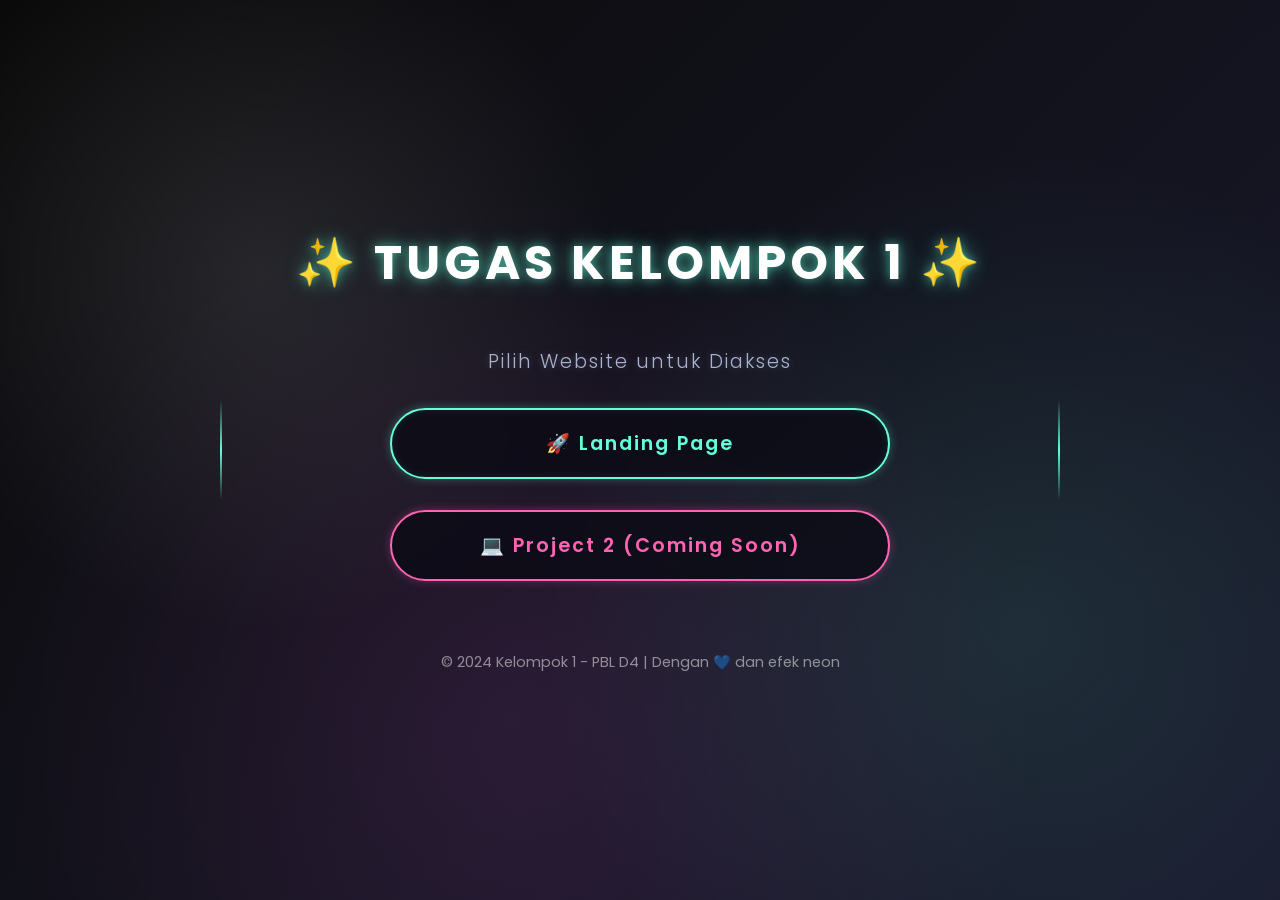
<file: index.html>
<!DOCTYPE html>
<html lang="en">
<head>
    <meta charset="UTF-8">
    <meta name="viewport" content="width=device-width, initial-scale=1.0">
    <title>Menu Kelompok 1 - PBL</title>
    <style>
        @import url('https://fonts.googleapis.com/css2?family=Poppins:wght@300;400;600;700&display=swap');
        
        * {
            margin: 0;
            padding: 0;
            box-sizing: border-box;
        }

        body {
            font-family: 'Poppins', sans-serif;
            background: linear-gradient(135deg, #0a0a0a 0%, #1a1a2e 100%);
            min-height: 100vh;
            display: flex;
            flex-direction: column;
            justify-content: center;
            align-items: center;
            padding: 2rem;
            position: relative;
            overflow-x: hidden;
        }

        /* Efek partikel bintang */
        body::before {
            content: '';
            position: absolute;
            width: 100%;
            height: 100%;
            background: radial-gradient(circle at 20% 30%, rgba(255,255,255,0.1) 0%, transparent 30%),
                        radial-gradient(circle at 80% 70%, rgba(100,255,218,0.1) 0%, transparent 40%),
                        radial-gradient(circle at 40% 80%, rgba(255,100,255,0.1) 0%, transparent 50%);
            pointer-events: none;
        }

        .container {
            max-width: 800px;
            width: 100%;
            position: relative;
            z-index: 1;
        }

        h1 {
            color: #ffffff;
            font-size: clamp(1.8rem, 5vw, 3rem);
            text-align: center;
            margin-bottom: 3rem;
            font-weight: 700;
            text-transform: uppercase;
            letter-spacing: 4px;
            text-shadow: 
                0 0 10px rgba(100,255,218,0.5),
                0 0 20px rgba(100,255,218,0.3),
                0 0 30px rgba(100,255,218,0.2);
            animation: glowPulse 2s ease-in-out infinite;
        }

        @keyframes glowPulse {
            0%, 100% { text-shadow: 0 0 10px rgba(100,255,218,0.5), 0 0 20px rgba(100,255,218,0.3), 0 0 30px rgba(100,255,218,0.2); }
            50% { text-shadow: 0 0 15px rgba(100,255,218,0.8), 0 0 30px rgba(100,255,218,0.5), 0 0 45px rgba(100,255,218,0.3); }
        }

        .project-list {
            display: flex;
            flex-direction: column;
            gap: 1.5rem;
            align-items: center;
            width: 100%;
        }

        .project-item {
            list-style: none;
            width: 100%;
            max-width: 500px;
            animation: slideIn 0.5s ease-out forwards;
            opacity: 0;
        }

        .project-item:nth-child(1) { animation-delay: 0.2s; }
        .project-item:nth-child(2) { animation-delay: 0.4s; }
        .project-item:nth-child(3) { animation-delay: 0.6s; }

        @keyframes slideIn {
            from {
                opacity: 0;
                transform: translateY(30px);
            }
            to {
                opacity: 1;
                transform: translateY(0);
            }
        }

        .neon-button {
            display: inline-block;
            width: 100%;
            padding: 1.2rem 2rem;
            background: rgba(10, 10, 20, 0.8);
            backdrop-filter: blur(5px);
            border: 2px solid #64ffda;
            border-radius: 50px;
            color: #64ffda;
            text-decoration: none;
            font-size: 1.2rem;
            font-weight: 600;
            letter-spacing: 2px;
            text-align: center;
            transition: all 0.3s ease;
            box-shadow: 
                0 0 10px rgba(100,255,218,0.3),
                inset 0 0 10px rgba(100,255,218,0.1);
            position: relative;
            overflow: hidden;
        }

        .neon-button::before {
            content: '';
            position: absolute;
            top: 50%;
            left: 50%;
            width: 0;
            height: 0;
            border-radius: 50%;
            background: rgba(255, 255, 255, 0.1);
            transform: translate(-50%, -50%);
            transition: width 0.6s, height 0.6s;
        }

        .neon-button:hover {
            transform: scale(1.08);
            background: rgba(100, 255, 218, 0.1);
            border-color: #ffffff;
            color: #ffffff;
            box-shadow: 
                0 0 20px rgba(255,255,255,0.5),
                0 0 40px rgba(255,255,255,0.3),
                0 0 60px rgba(255,255,255,0.2),
                inset 0 0 20px rgba(255,255,255,0.3);
        }

        .neon-button:hover::before {
            width: 300px;
            height: 300px;
        }

        .neon-button:active {
            transform: scale(1.02);
        }

        .footer {
            margin-top: 4rem;
            color: rgba(255,255,255,0.5);
            font-size: 0.9rem;
            text-align: center;
            animation: fadeIn 1s ease-out 1s forwards;
            opacity: 0;
        }

        @keyframes fadeIn {
            to { opacity: 1; }
        }

        /* Efek garis neon di samping */
        .container::before,
        .container::after {
            content: '';
            position: absolute;
            width: 2px;
            height: 100px;
            background: linear-gradient(to bottom, transparent, #64ffda, transparent);
            left: -20px;
            top: 50%;
            transform: translateY(-50%);
            animation: neonLine 3s ease-in-out infinite;
        }

        .container::after {
            left: auto;
            right: -20px;
            animation-delay: 1.5s;
        }

        @keyframes neonLine {
            0%, 100% { opacity: 0.3; height: 100px; }
            50% { opacity: 1; height: 150px; }
        }

        /* Responsive design */
        @media (max-width: 600px) {
            body { padding: 1rem; }
            h1 { font-size: 1.5rem; letter-spacing: 2px; }
            .neon-button { padding: 1rem 1.5rem; font-size: 1rem; }
            .container::before, .container::after { display: none; }
        }
    </style>
</head>
<body>
    <div class="container">
        <h1>✨ Tugas Kelompok 1 ✨</h1>
        <h2 style="text-align: center; color: #a8b2d1; font-weight: 300; margin-bottom: 2rem; font-size: 1.2rem; letter-spacing: 2px; text-shadow: 0 0 8px rgba(168,178,209,0.3);">
            Pilih Website untuk Diakses
        </h2>
        
        <ul class="project-list">
            <li class="project-item">
                <a href="https://sullightanony.github.io/1C-D4_PBL_Kelompok_1/Tugas_01_LandingPage/" class="neon-button" target="_blank" rel="noopener noreferrer">
                    🚀 Landing Page
                </a>
            </li>
            <!-- Tambahkan project lain di sini -->
            <li class="project-item">
                <a href="#" class="neon-button" style="border-color: #ff64b4; color: #ff64b4; box-shadow: 0 0 10px rgba(255,100,180,0.3);" 
                   onmouseover="this.style.boxShadow='0 0 20px rgba(255,255,255,0.5), 0 0 40px rgba(255,255,255,0.3)'; this.style.borderColor='#ffffff'; this.style.color='#ffffff'"
                   onmouseout="this.style.boxShadow='0 0 10px rgba(255,100,180,0.3)'; this.style.borderColor='#ff64b4'; this.style.color='#ff64b4'">
                    💻 Project 2 (Coming Soon)
                </a>
            </li>
        </ul>

        <div class="footer">
            <p>© 2024 Kelompok 1 - PBL D4 | Dengan 💙 dan efek neon</p>
        </div>
    </div>
</body>
</html>
</file>
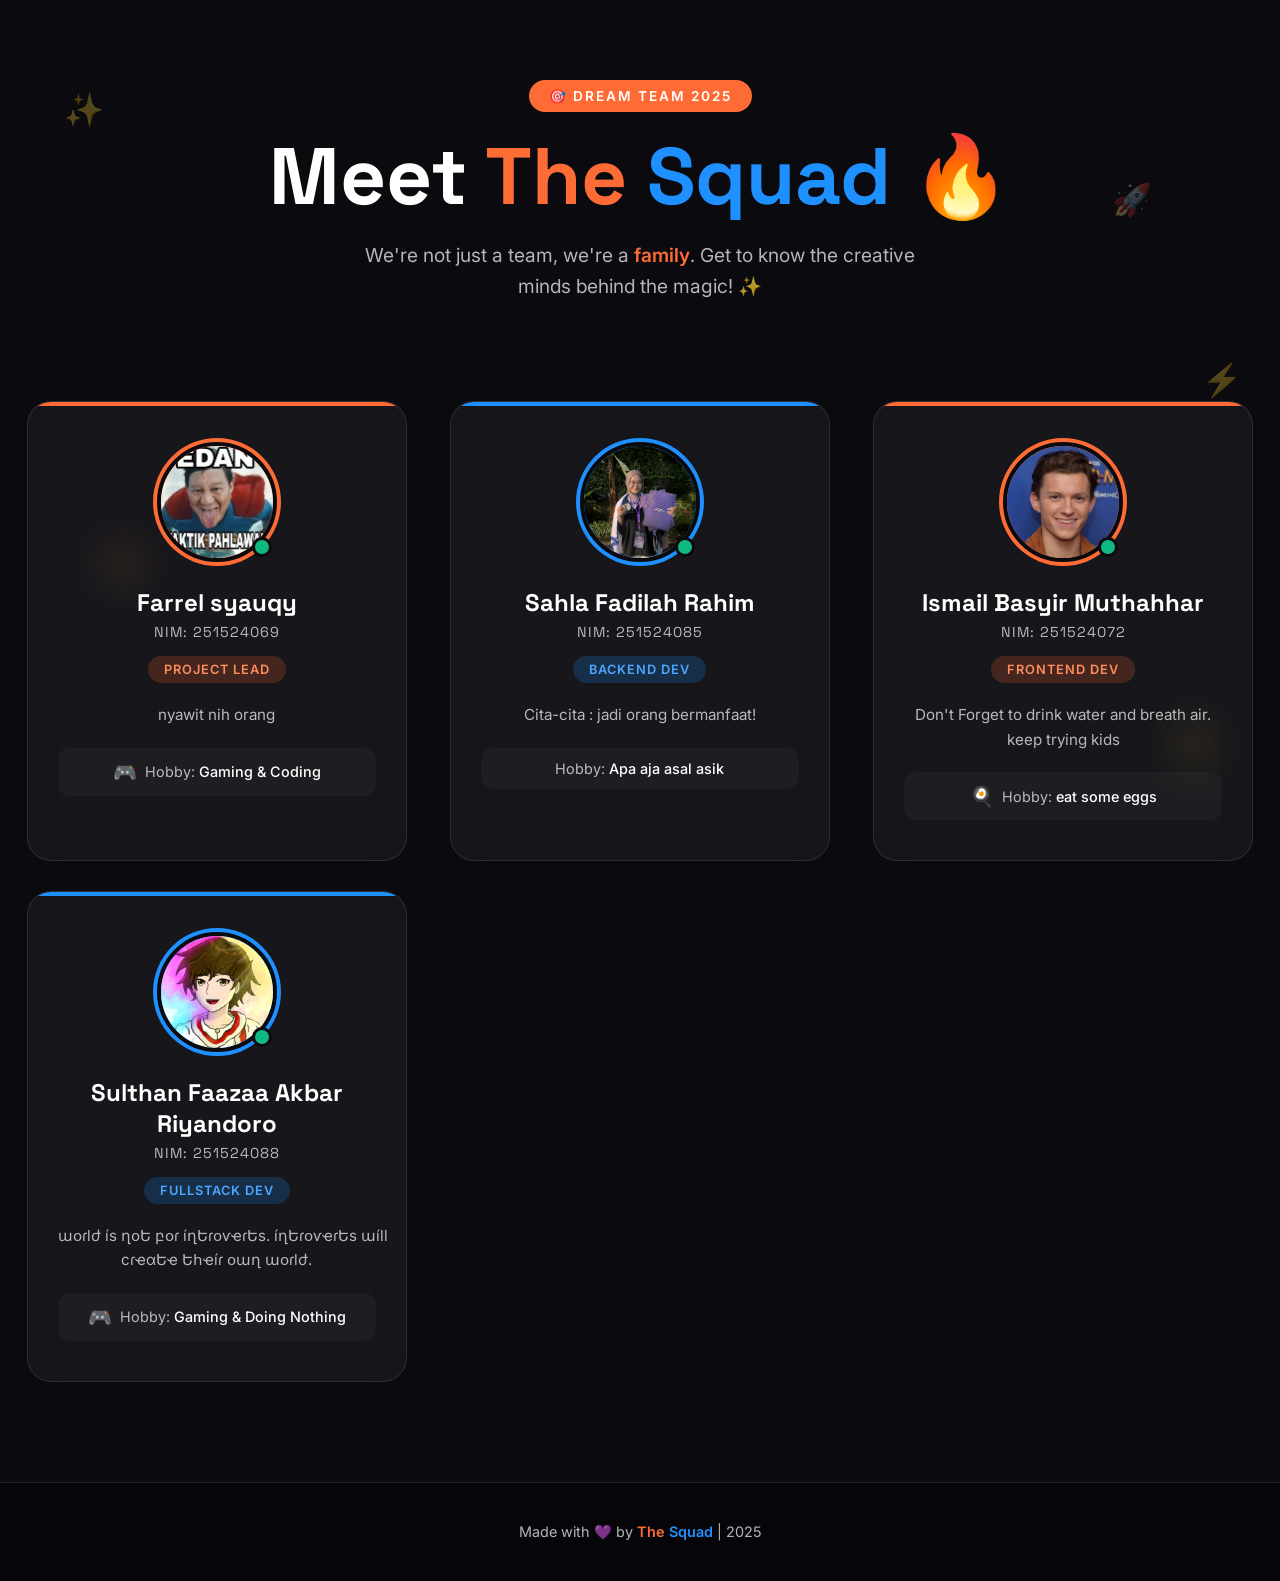
<file: Tugas_01_LandingPage/index.html>
<!DOCTYPE html>
<html lang="en">

<head>
    <meta charset="UTF-8">
    <meta name="viewport" content="width=device-width, initial-scale=1.0">
    <title>Meet The Squad 🔥 | Our Amazing Team</title>
    <meta name="description" content="Get to know our incredible team members - the creative minds behind the magic!">
    <link rel="preconnect" href="https://fonts.googleapis.com">
    <link rel="preconnect" href="https://fonts.gstatic.com" crossorigin>
    <link
        href="https://fonts.googleapis.com/css2?family=Space+Grotesk:wght@400;500;600;700&family=Inter:wght@400;500;600&display=swap"
        rel="stylesheet">
    <link rel="stylesheet" href="styles.css">
</head>

<body>
    <!-- Background Pattern -->
    <div class="bg-pattern"></div>

    <!-- Floating Emojis -->
    <div class="floating-emoji" style="top: 10%; left: 5%;">✨</div>
    <div class="floating-emoji" style="top: 20%; right: 10%; animation-delay: -2s;">🚀</div>
    <div class="floating-emoji" style="top: 60%; left: 8%; animation-delay: -4s;">🔥</div>
    <div class="floating-emoji" style="top: 80%; right: 5%; animation-delay: -1s;">💪</div>
    <div class="floating-emoji" style="top: 40%; right: 3%; animation-delay: -3s;">⚡</div>

    <!-- Header -->
    <header>
        <div class="badge">🎯 Dream Team 2025</div>
        <h1>Meet <span class="highlight-orange">The</span> <span class="highlight-blue">Squad</span> 🔥</h1>
        <p class="subtitle">We're not just a team, we're a <span class="accent">family</span>. Get to know the creative
            minds behind the magic! ✨</p>
    </header>

    <!-- Team Section -->
    <section class="team-container">
        <div class="team-grid">
            <!-- Member 1 -->
            <div class="member-card">
                <div class="profile-wrapper">
                    <div class="profile-ring"></div>
                    <img src="farrel.jpeg" alt="Farrel syauqy" class="profile-img">
                    <div class="status-dot"></div>
                </div>
                <h3 class="member-name">Farrel syauqy</h3>
                <p class="member-nim">NIM: 251524069</p>
                <span class="member-role">Project Lead</span>
                <p class="member-intro">nyawit nih orang</p>
                <div class="hobby-section">
                    <span class="hobby-icon">🎮</span>
                    <span class="hobby-text">Hobby: <span>Gaming & Coding</span></span>
                </div>
            </div>

            <!-- Member 2 -->
            <div class="member-card">
                <div class="profile-wrapper">
                    <div class="profile-ring"></div>
                    <img src="sahla.jpeg" alt="Sahla Fadhilah" class="profile-img">
                    <div class="status-dot"></div>
                </div>
                <h3 class="member-name">Sahla Fadilah Rahim</h3>
                <p class="member-nim">NIM: 251524085</p>
                <span class="member-role">Backend Dev</span>
                <p class="member-intro">Cita-cita : jadi orang bermanfaat!</p>
                <div class="hobby-section">
                    
                    <span class="hobby-text">Hobby: <span>Apa aja asal asik</span></span>
                </div>
            </div>

            <!-- Member 3 -->
            <div class="member-card">
                <div class="profile-wrapper">
                    <div class="profile-ring"></div>
                    <img src="Ismail_Char.jpg" alt="Ismail Basyir M" class="profile-img">
                    <div class="status-dot"></div>
                </div>
                <h3 class="member-name">Ismail Basyir Muthahhar</h3>
                <p class="member-nim">NIM: 251524072</p>
                <span class="member-role">Frontend Dev</span>
                <p class="member-intro">Don't Forget to drink water and breath air.<br>keep trying kids</p>
                <div class="hobby-section">
                    <span class="hobby-icon">🍳</span>
                    <span class="hobby-text">Hobby: <span>eat some eggs</span></span>
                </div>
            </div>

            <!-- Member 4 -->
            <div class="member-card">
                <div class="profile-wrapper">
                    <div class="profile-ring"></div>
                    <img src="Almusayid Char.jpg" alt="Sulthan Faazaa Akbar Riyandoro" class="profile-img">
                    <div class="status-dot"></div>
                </div>
                <h3 class="member-name">Sulthan Faazaa Akbar Riyandoro</h3>
                <p class="member-nim">NIM: 251524088</p>
                <span class="member-role">Fullstack Dev</span>
                <p class="member-intro">աօɾlժ ís ղօԵ բօɾ íղԵɾօѵҽɾԵs. íղԵɾօѵҽɾԵs աíll<br>cɾҽαԵҽ Եհҽíɾ օաղ աօɾlժ.</p>
                <div class="hobby-section">
                    <span class="hobby-icon">🎮</span>
                    <span class="hobby-text">Hobby: <span>Gaming & Doing Nothing</span></span>
                </div>
            </div>
        </div>
    </section>

    <!-- Footer -->
    <footer>
        <p class="footer-text">Made with 💜 by <span class="orange">The</span> <span class="blue">Squad</span> | 2025
        </p>
    </footer>

    <script src="script.js"></script>
</body>

</html>
</file>
<file: Tugas_01_LandingPage/styles.css>
* {
    margin: 0;
    padding: 0;
    box-sizing: border-box;
}

:root {
    --orange: #ff6b35;
    --orange-light: #ff8c5a;
    --orange-dark: #e55a2b;
    --blue: #1e90ff;
    --blue-light: #4da6ff;
    --blue-dark: #0066cc;
    --dark-bg: #0a0a0f;
    --card-bg: rgba(255, 255, 255, 0.05);
    --text-primary: #ffffff;
    --text-secondary: rgba(255, 255, 255, 0.7);
    --glass-border: rgba(255, 255, 255, 0.1);
}

body {
    font-family: 'Inter', sans-serif;
    background: var(--dark-bg);
    color: var(--text-primary);
    min-height: 100vh;
    overflow-x: hidden;
}

/* Background Pattern */
.bg-pattern {
    position: fixed;
    top: 0;
    left: 0;
    width: 100%;
    height: 100%;
    z-index: -1;
    overflow: hidden;
    background: var(--dark-bg);
}

/* Floating Emojis */
.floating-emoji {
    position: fixed;
    font-size: 2rem;
    opacity: 0.3;
    animation: float 6s ease-in-out infinite;
    pointer-events: none;
    z-index: 0;
}

@keyframes float {

    0%,
    100% {
        transform: translateY(0) rotate(0deg);
    }

    50% {
        transform: translateY(-20px) rotate(10deg);
    }
}

/* Header Section */
header {
    text-align: center;
    padding: 80px 20px 60px;
    position: relative;
}

.badge {
    display: inline-block;
    background: var(--orange);
    padding: 8px 20px;
    border-radius: 50px;
    font-size: 0.85rem;
    font-weight: 600;
    text-transform: uppercase;
    letter-spacing: 2px;
    margin-bottom: 20px;
    animation: pulse 2s ease-in-out infinite;
}

@keyframes pulse {

    0%,
    100% {
        transform: scale(1);
    }

    50% {
        transform: scale(1.05);
    }
}

h1 {
    font-family: 'Space Grotesk', sans-serif;
    font-size: clamp(2.5rem, 8vw, 5rem);
    font-weight: 700;
    color: var(--text-primary);
    margin-bottom: 20px;
    line-height: 1.1;
}

h1 .highlight-orange {
    color: var(--orange);
}

h1 .highlight-blue {
    color: var(--blue);
}

.subtitle {
    font-size: 1.2rem;
    color: var(--text-secondary);
    max-width: 600px;
    margin: 0 auto;
    line-height: 1.6;
}

.subtitle .accent {
    color: var(--orange);
    font-weight: 600;
}

/* Team Grid */
.team-container {
    max-width: 1400px;
    margin: 0 auto;
    padding: 40px 20px 100px;
}

.team-grid {
    display: grid;
    grid-template-columns: repeat(auto-fit, minmax(320px, 1fr));
    gap: 30px;
    justify-items: center;
}

/* Member Card */
.member-card {
    background: var(--card-bg);
    backdrop-filter: blur(20px);
    border: 1px solid var(--glass-border);
    border-radius: 24px;
    padding: 40px 30px;
    width: 100%;
    max-width: 380px;
    text-align: center;
    position: relative;
    overflow: hidden;
    opacity: 0;
    transform: translateY(30px);
    transition: all 0.4s cubic-bezier(0.175, 0.885, 0.32, 1.275);
}

.member-card.visible {
    opacity: 1;
    transform: translateY(0);
}

.member-card::before {
    content: '';
    position: absolute;
    top: 0;
    left: 0;
    right: 0;
    height: 4px;
    border-radius: 24px 24px 0 0;
}

.member-card:nth-child(odd)::before {
    background: var(--orange);
}

.member-card:nth-child(even)::before {
    background: var(--blue);
}

.member-card:hover {
    transform: translateY(-10px) scale(1.02);
    border-color: rgba(255, 255, 255, 0.2);
}

.member-card:nth-child(odd):hover {
    box-shadow: 0 25px 50px -12px rgba(255, 107, 53, 0.3);
}

.member-card:nth-child(even):hover {
    box-shadow: 0 25px 50px -12px rgba(30, 144, 255, 0.3);
}

/* Profile Image */
.profile-wrapper {
    position: relative;
    width: 120px;
    height: 120px;
    margin: 0 auto 25px;
}

.profile-ring {
    position: absolute;
    inset: -4px;
    border-radius: 50%;
    padding: 4px;
}

.member-card:nth-child(odd) .profile-ring {
    background: var(--orange);
}

.member-card:nth-child(even) .profile-ring {
    background: var(--blue);
}

.profile-img {
    width: 120px;
    height: 120px;
    border-radius: 50%;
    object-fit: cover;
    border: 4px solid var(--dark-bg);
    position: relative;
    z-index: 1;
    transition: transform 0.3s ease;
}

.member-card:hover .profile-img {
    transform: scale(1.1);
}

.status-dot {
    position: absolute;
    bottom: 5px;
    right: 5px;
    width: 20px;
    height: 20px;
    background: #10b981;
    border: 3px solid var(--dark-bg);
    border-radius: 50%;
    z-index: 2;
    animation: statusPulse 2s ease-in-out infinite;
}

@keyframes statusPulse {

    0%,
    100% {
        box-shadow: 0 0 0 0 rgba(16, 185, 129, 0.4);
    }

    50% {
        box-shadow: 0 0 0 8px rgba(16, 185, 129, 0);
    }
}

/* Member Info */
.member-name {
    font-family: 'Space Grotesk', sans-serif;
    font-size: 1.5rem;
    font-weight: 700;
    margin-bottom: 5px;
}

.member-nim {
    font-size: 0.9rem;
    color: var(--text-secondary);
    margin-bottom: 15px;
    font-family: 'Space Grotesk', monospace;
    letter-spacing: 1px;
}

.member-role {
    display: inline-block;
    padding: 6px 16px;
    border-radius: 50px;
    font-size: 0.8rem;
    font-weight: 600;
    margin-bottom: 20px;
    text-transform: uppercase;
    letter-spacing: 1px;
}

.member-card:nth-child(odd) .member-role {
    background: rgba(255, 107, 53, 0.2);
    color: var(--orange-light);
}

.member-card:nth-child(even) .member-role {
    background: rgba(30, 144, 255, 0.2);
    color: var(--blue-light);
}

.member-intro {
    font-size: 0.95rem;
    color: var(--text-secondary);
    line-height: 1.6;
    margin-bottom: 20px;
}

/* Hobby Tag */
.hobby-section {
    display: flex;
    align-items: center;
    justify-content: center;
    gap: 8px;
    padding: 12px;
    background: rgba(255, 255, 255, 0.03);
    border-radius: 12px;
    margin-top: 15px;
}

.hobby-icon {
    font-size: 1.2rem;
}

.hobby-text {
    font-size: 0.9rem;
    color: var(--text-secondary);
}

.hobby-text span {
    color: var(--text-primary);
    font-weight: 500;
}

/* Footer */
footer {
    text-align: center;
    padding: 40px 20px;
    border-top: 1px solid var(--glass-border);
    background: rgba(0, 0, 0, 0.3);
}

.footer-text {
    color: var(--text-secondary);
    font-size: 0.9rem;
}

.footer-text .orange {
    color: var(--orange);
    font-weight: 600;
}

.footer-text .blue {
    color: var(--blue);
    font-weight: 600;
}

/* Responsive */
@media (max-width: 768px) {
    header {
        padding: 60px 20px 40px;
    }

    .team-grid {
        grid-template-columns: 1fr;
    }

    .member-card {
        max-width: 100%;
    }
}
</file>
